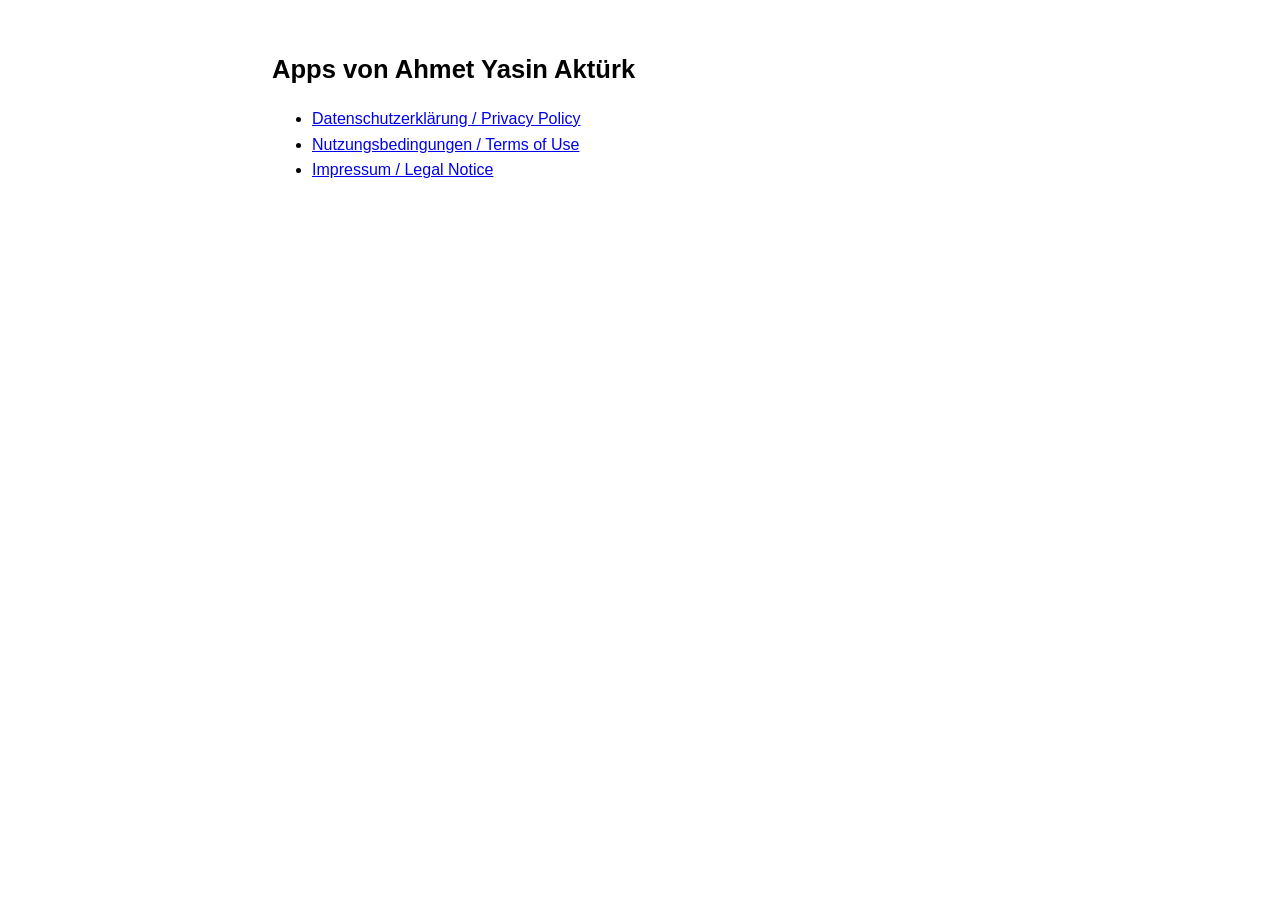
<file: index.html>
<!doctype html>
<html lang="de">
<head>
<meta charset="utf-8">
<meta name="viewport" content="width=device-width, initial-scale=1">
<title>Apps von Ahmet Yasin Aktürk</title>
<link rel="stylesheet" href="style.css">
</head>
<body>
<h1>Apps von Ahmet Yasin Aktürk</h1>
<ul>
  <li><a href="datenschutz/index.html">Datenschutzerklärung / Privacy Policy</a></li>
  <li><a href="nutzungsbedingungen/index.html">Nutzungsbedingungen / Terms of Use</a></li>
  <li><a href="impressum/index.html">Impressum / Legal Notice</a></li>
</ul>
</body>
</html>
</file>
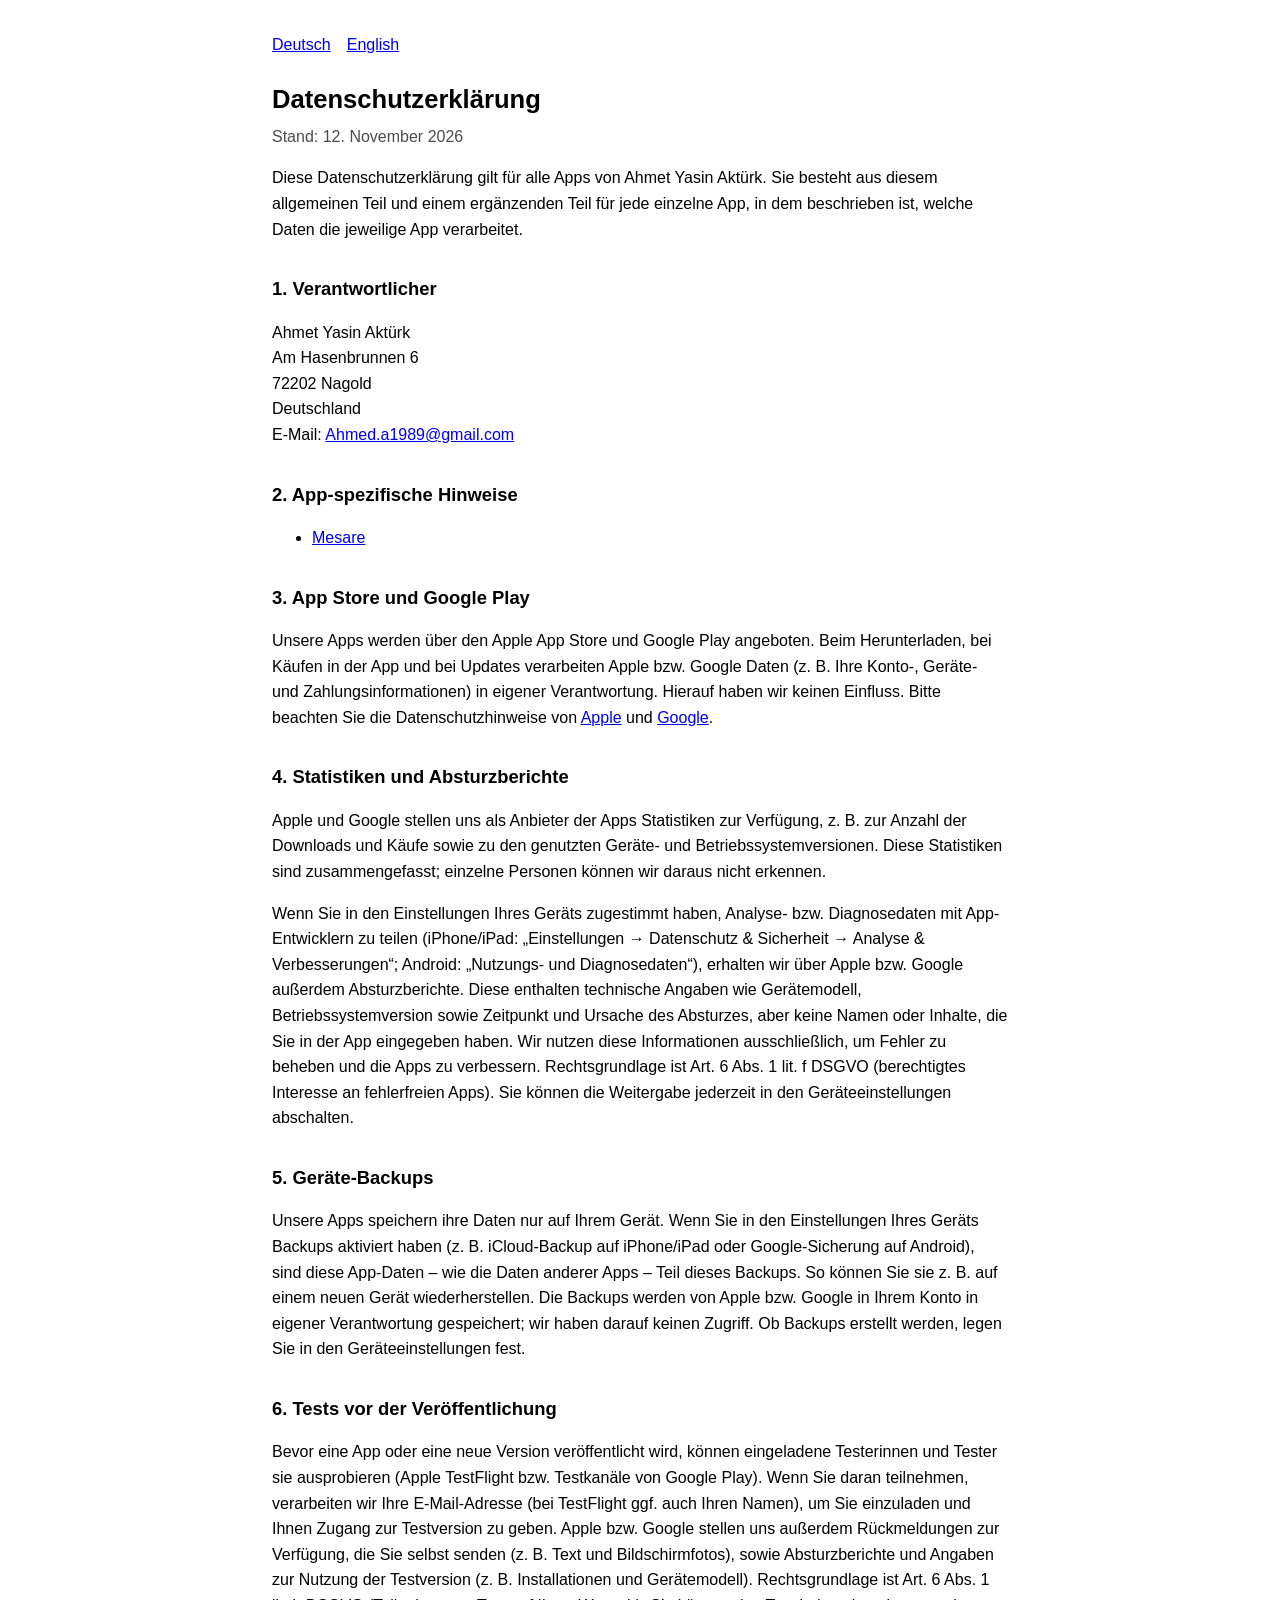
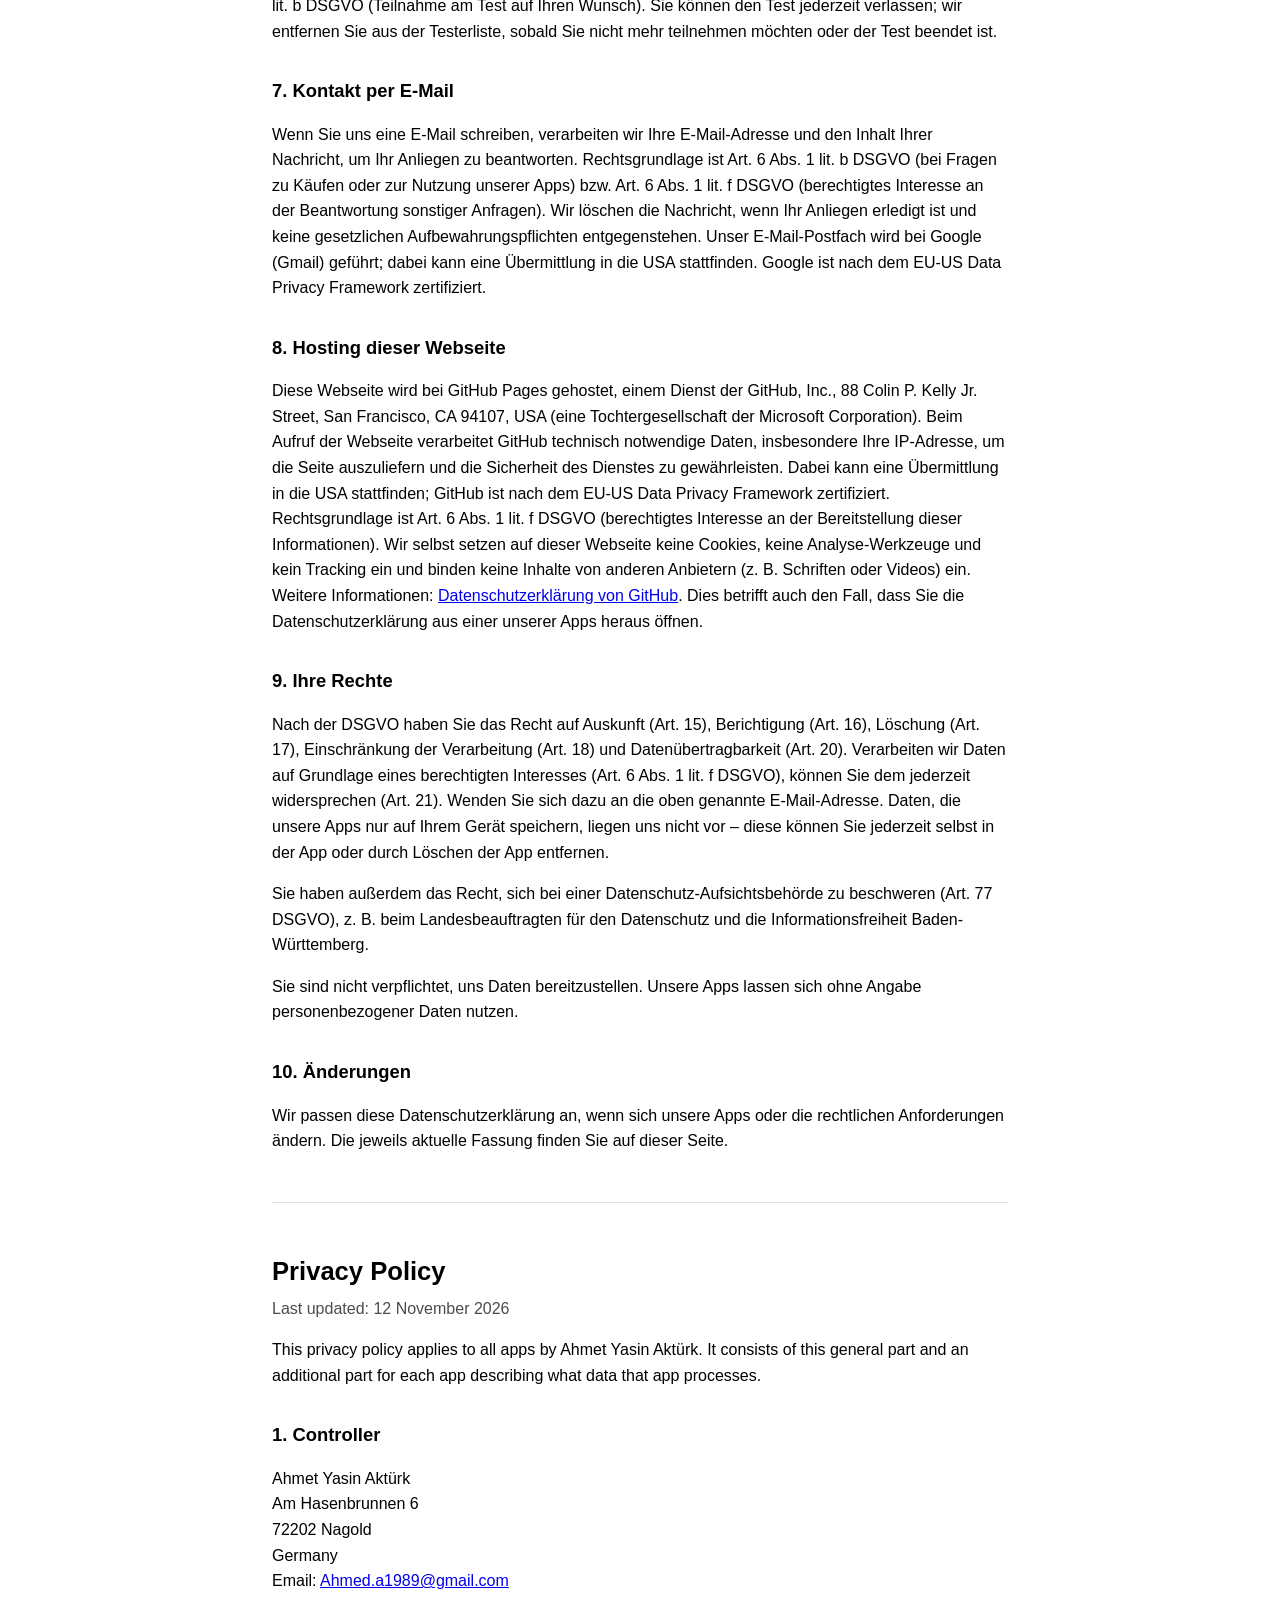
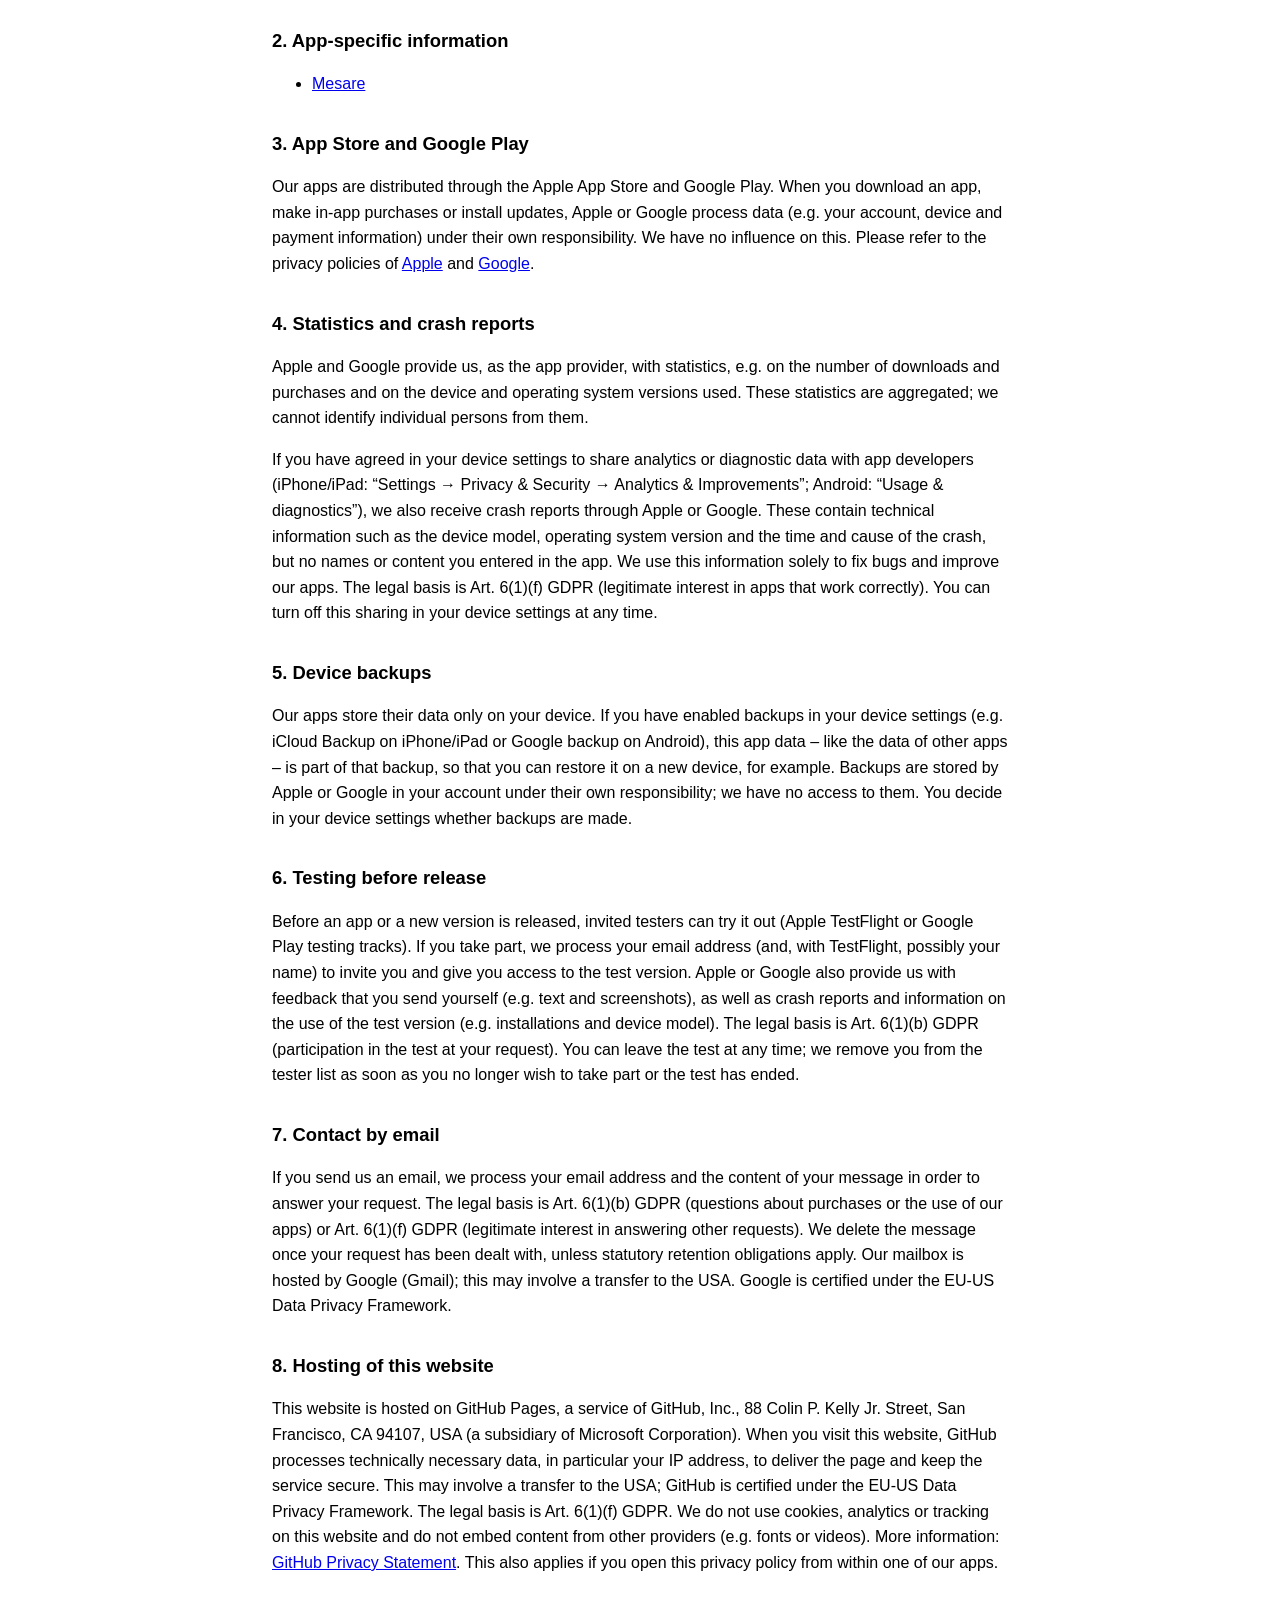
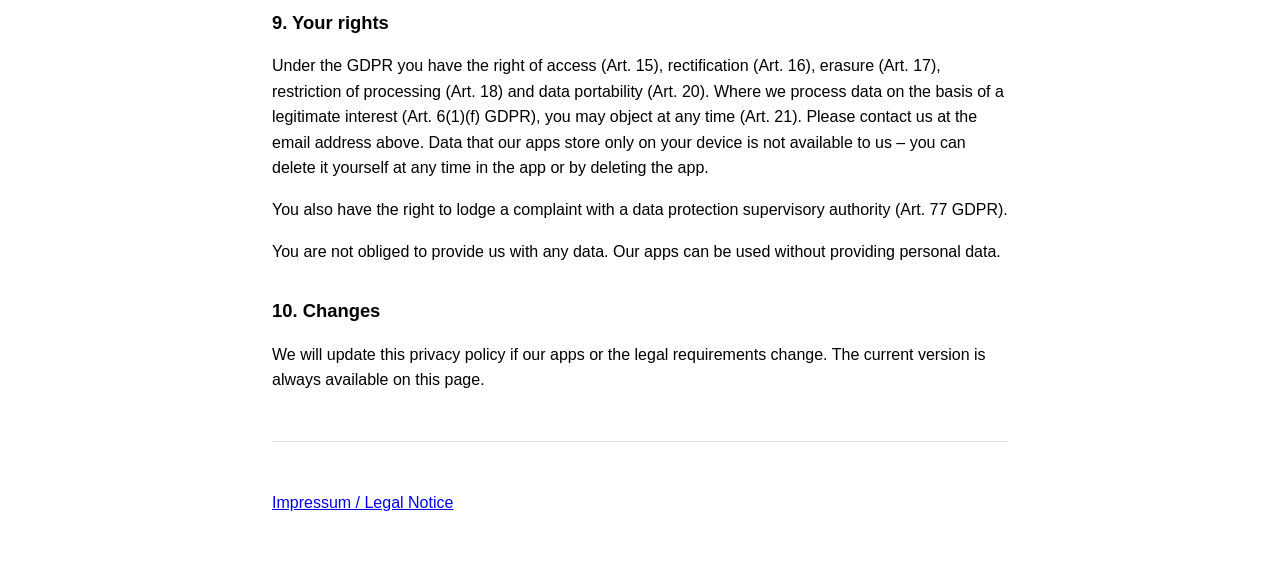
<file: datenschutz/index.html>
<!doctype html>
<html lang="de">
<head>
<meta charset="utf-8">
<meta name="viewport" content="width=device-width, initial-scale=1">
<title>Datenschutzerklärung / Privacy Policy</title>
<link rel="stylesheet" href="../style.css">
</head>
<body>
<nav><a href="#de">Deutsch</a><a href="#en">English</a></nav>

<section id="de">
<h1>Datenschutzerklärung</h1>
<p class="stand">Stand: 12. November 2026</p>
<p>Diese Datenschutzerklärung gilt für alle Apps von Ahmet Yasin Aktürk. Sie besteht aus diesem allgemeinen Teil und einem ergänzenden Teil für jede einzelne App, in dem beschrieben ist, welche Daten die jeweilige App verarbeitet.</p>

<h2>1. Verantwortlicher</h2>
<p>
Ahmet Yasin Aktürk<br>
Am Hasenbrunnen 6<br>
72202 Nagold<br>
Deutschland<br>
E-Mail: <a href="mailto:Ahmed.a1989@gmail.com">Ahmed.a1989@gmail.com</a>
</p>

<h2>2. App-spezifische Hinweise</h2>
<ul>
  <li><a href="mesare/index.html">Mesare</a></li>
</ul>

<h2>3. App Store und Google Play</h2>
<p>Unsere Apps werden über den Apple App Store und Google Play angeboten. Beim Herunterladen, bei Käufen in der App und bei Updates verarbeiten Apple bzw. Google Daten (z. B. Ihre Konto-, Geräte- und Zahlungsinformationen) in eigener Verantwortung. Hierauf haben wir keinen Einfluss. Bitte beachten Sie die Datenschutzhinweise von <a href="https://www.apple.com/de/legal/privacy/">Apple</a> und <a href="https://policies.google.com/privacy?hl=de">Google</a>.</p>

<h2>4. Statistiken und Absturzberichte</h2>
<p>Apple und Google stellen uns als Anbieter der Apps Statistiken zur Verfügung, z. B. zur Anzahl der Downloads und Käufe sowie zu den genutzten Geräte- und Betriebssystemversionen. Diese Statistiken sind zusammengefasst; einzelne Personen können wir daraus nicht erkennen.</p>
<p>Wenn Sie in den Einstellungen Ihres Geräts zugestimmt haben, Analyse- bzw. Diagnosedaten mit App-Entwicklern zu teilen (iPhone/iPad: „Einstellungen → Datenschutz &amp; Sicherheit → Analyse &amp; Verbesserungen“; Android: „Nutzungs- und Diagnosedaten“), erhalten wir über Apple bzw. Google außerdem Absturzberichte. Diese enthalten technische Angaben wie Gerätemodell, Betriebssystemversion sowie Zeitpunkt und Ursache des Absturzes, aber keine Namen oder Inhalte, die Sie in der App eingegeben haben. Wir nutzen diese Informationen ausschließlich, um Fehler zu beheben und die Apps zu verbessern. Rechtsgrundlage ist Art. 6 Abs. 1 lit. f DSGVO (berechtigtes Interesse an fehlerfreien Apps). Sie können die Weitergabe jederzeit in den Geräteeinstellungen abschalten.</p>

<h2>5. Geräte-Backups</h2>
<p>Unsere Apps speichern ihre Daten nur auf Ihrem Gerät. Wenn Sie in den Einstellungen Ihres Geräts Backups aktiviert haben (z. B. iCloud-Backup auf iPhone/iPad oder Google-Sicherung auf Android), sind diese App-Daten – wie die Daten anderer Apps – Teil dieses Backups. So können Sie sie z. B. auf einem neuen Gerät wiederherstellen. Die Backups werden von Apple bzw. Google in Ihrem Konto in eigener Verantwortung gespeichert; wir haben darauf keinen Zugriff. Ob Backups erstellt werden, legen Sie in den Geräteeinstellungen fest.</p>

<h2>6. Tests vor der Veröffentlichung</h2>
<p>Bevor eine App oder eine neue Version veröffentlicht wird, können eingeladene Testerinnen und Tester sie ausprobieren (Apple TestFlight bzw. Testkanäle von Google Play). Wenn Sie daran teilnehmen, verarbeiten wir Ihre E-Mail-Adresse (bei TestFlight ggf. auch Ihren Namen), um Sie einzuladen und Ihnen Zugang zur Testversion zu geben. Apple bzw. Google stellen uns außerdem Rückmeldungen zur Verfügung, die Sie selbst senden (z. B. Text und Bildschirmfotos), sowie Absturzberichte und Angaben zur Nutzung der Testversion (z. B. Installationen und Gerätemodell). Rechtsgrundlage ist Art. 6 Abs. 1 lit. b DSGVO (Teilnahme am Test auf Ihren Wunsch). Sie können den Test jederzeit verlassen; wir entfernen Sie aus der Testerliste, sobald Sie nicht mehr teilnehmen möchten oder der Test beendet ist.</p>

<h2>7. Kontakt per E-Mail</h2>
<p>Wenn Sie uns eine E-Mail schreiben, verarbeiten wir Ihre E-Mail-Adresse und den Inhalt Ihrer Nachricht, um Ihr Anliegen zu beantworten. Rechtsgrundlage ist Art. 6 Abs. 1 lit. b DSGVO (bei Fragen zu Käufen oder zur Nutzung unserer Apps) bzw. Art. 6 Abs. 1 lit. f DSGVO (berechtigtes Interesse an der Beantwortung sonstiger Anfragen). Wir löschen die Nachricht, wenn Ihr Anliegen erledigt ist und keine gesetzlichen Aufbewahrungspflichten entgegenstehen. Unser E-Mail-Postfach wird bei Google (Gmail) geführt; dabei kann eine Übermittlung in die USA stattfinden. Google ist nach dem EU-US Data Privacy Framework zertifiziert.</p>

<h2>8. Hosting dieser Webseite</h2>
<p>Diese Webseite wird bei GitHub Pages gehostet, einem Dienst der GitHub, Inc., 88 Colin P. Kelly Jr. Street, San Francisco, CA 94107, USA (eine Tochtergesellschaft der Microsoft Corporation). Beim Aufruf der Webseite verarbeitet GitHub technisch notwendige Daten, insbesondere Ihre IP-Adresse, um die Seite auszuliefern und die Sicherheit des Dienstes zu gewährleisten. Dabei kann eine Übermittlung in die USA stattfinden; GitHub ist nach dem EU-US Data Privacy Framework zertifiziert. Rechtsgrundlage ist Art. 6 Abs. 1 lit. f DSGVO (berechtigtes Interesse an der Bereitstellung dieser Informationen). Wir selbst setzen auf dieser Webseite keine Cookies, keine Analyse-Werkzeuge und kein Tracking ein und binden keine Inhalte von anderen Anbietern (z. B. Schriften oder Videos) ein. Weitere Informationen: <a href="https://docs.github.com/de/site-policy/privacy-policies/github-general-privacy-statement">Datenschutzerklärung von GitHub</a>. Dies betrifft auch den Fall, dass Sie die Datenschutzerklärung aus einer unserer Apps heraus öffnen.</p>

<h2>9. Ihre Rechte</h2>
<p>Nach der DSGVO haben Sie das Recht auf Auskunft (Art. 15), Berichtigung (Art. 16), Löschung (Art. 17), Einschränkung der Verarbeitung (Art. 18) und Datenübertragbarkeit (Art. 20). Verarbeiten wir Daten auf Grundlage eines berechtigten Interesses (Art. 6 Abs. 1 lit. f DSGVO), können Sie dem jederzeit widersprechen (Art. 21). Wenden Sie sich dazu an die oben genannte E-Mail-Adresse. Daten, die unsere Apps nur auf Ihrem Gerät speichern, liegen uns nicht vor – diese können Sie jederzeit selbst in der App oder durch Löschen der App entfernen.</p>
<p>Sie haben außerdem das Recht, sich bei einer Datenschutz-Aufsichtsbehörde zu beschweren (Art. 77 DSGVO), z. B. beim Landesbeauftragten für den Datenschutz und die Informationsfreiheit Baden-Württemberg.</p>
<p>Sie sind nicht verpflichtet, uns Daten bereitzustellen. Unsere Apps lassen sich ohne Angabe personenbezogener Daten nutzen.</p>

<h2>10. Änderungen</h2>
<p>Wir passen diese Datenschutzerklärung an, wenn sich unsere Apps oder die rechtlichen Anforderungen ändern. Die jeweils aktuelle Fassung finden Sie auf dieser Seite.</p>
</section>

<hr>

<section id="en" lang="en">
<h1>Privacy Policy</h1>
<p class="stand">Last updated: 12 November 2026</p>
<p>This privacy policy applies to all apps by Ahmet Yasin Aktürk. It consists of this general part and an additional part for each app describing what data that app processes.</p>

<h2>1. Controller</h2>
<p>
Ahmet Yasin Aktürk<br>
Am Hasenbrunnen 6<br>
72202 Nagold<br>
Germany<br>
Email: <a href="mailto:Ahmed.a1989@gmail.com">Ahmed.a1989@gmail.com</a>
</p>

<h2>2. App-specific information</h2>
<ul>
  <li><a href="mesare/index.html#en">Mesare</a></li>
</ul>

<h2>3. App Store and Google Play</h2>
<p>Our apps are distributed through the Apple App Store and Google Play. When you download an app, make in-app purchases or install updates, Apple or Google process data (e.g. your account, device and payment information) under their own responsibility. We have no influence on this. Please refer to the privacy policies of <a href="https://www.apple.com/legal/privacy/">Apple</a> and <a href="https://policies.google.com/privacy">Google</a>.</p>

<h2>4. Statistics and crash reports</h2>
<p>Apple and Google provide us, as the app provider, with statistics, e.g. on the number of downloads and purchases and on the device and operating system versions used. These statistics are aggregated; we cannot identify individual persons from them.</p>
<p>If you have agreed in your device settings to share analytics or diagnostic data with app developers (iPhone/iPad: “Settings → Privacy &amp; Security → Analytics &amp; Improvements”; Android: “Usage &amp; diagnostics”), we also receive crash reports through Apple or Google. These contain technical information such as the device model, operating system version and the time and cause of the crash, but no names or content you entered in the app. We use this information solely to fix bugs and improve our apps. The legal basis is Art. 6(1)(f) GDPR (legitimate interest in apps that work correctly). You can turn off this sharing in your device settings at any time.</p>

<h2>5. Device backups</h2>
<p>Our apps store their data only on your device. If you have enabled backups in your device settings (e.g. iCloud Backup on iPhone/iPad or Google backup on Android), this app data – like the data of other apps – is part of that backup, so that you can restore it on a new device, for example. Backups are stored by Apple or Google in your account under their own responsibility; we have no access to them. You decide in your device settings whether backups are made.</p>

<h2>6. Testing before release</h2>
<p>Before an app or a new version is released, invited testers can try it out (Apple TestFlight or Google Play testing tracks). If you take part, we process your email address (and, with TestFlight, possibly your name) to invite you and give you access to the test version. Apple or Google also provide us with feedback that you send yourself (e.g. text and screenshots), as well as crash reports and information on the use of the test version (e.g. installations and device model). The legal basis is Art. 6(1)(b) GDPR (participation in the test at your request). You can leave the test at any time; we remove you from the tester list as soon as you no longer wish to take part or the test has ended.</p>

<h2>7. Contact by email</h2>
<p>If you send us an email, we process your email address and the content of your message in order to answer your request. The legal basis is Art. 6(1)(b) GDPR (questions about purchases or the use of our apps) or Art. 6(1)(f) GDPR (legitimate interest in answering other requests). We delete the message once your request has been dealt with, unless statutory retention obligations apply. Our mailbox is hosted by Google (Gmail); this may involve a transfer to the USA. Google is certified under the EU-US Data Privacy Framework.</p>

<h2>8. Hosting of this website</h2>
<p>This website is hosted on GitHub Pages, a service of GitHub, Inc., 88 Colin P. Kelly Jr. Street, San Francisco, CA 94107, USA (a subsidiary of Microsoft Corporation). When you visit this website, GitHub processes technically necessary data, in particular your IP address, to deliver the page and keep the service secure. This may involve a transfer to the USA; GitHub is certified under the EU-US Data Privacy Framework. The legal basis is Art. 6(1)(f) GDPR. We do not use cookies, analytics or tracking on this website and do not embed content from other providers (e.g. fonts or videos). More information: <a href="https://docs.github.com/en/site-policy/privacy-policies/github-general-privacy-statement">GitHub Privacy Statement</a>. This also applies if you open this privacy policy from within one of our apps.</p>

<h2>9. Your rights</h2>
<p>Under the GDPR you have the right of access (Art. 15), rectification (Art. 16), erasure (Art. 17), restriction of processing (Art. 18) and data portability (Art. 20). Where we process data on the basis of a legitimate interest (Art. 6(1)(f) GDPR), you may object at any time (Art. 21). Please contact us at the email address above. Data that our apps store only on your device is not available to us – you can delete it yourself at any time in the app or by deleting the app.</p>
<p>You also have the right to lodge a complaint with a data protection supervisory authority (Art. 77 GDPR).</p>
<p>You are not obliged to provide us with any data. Our apps can be used without providing personal data.</p>

<h2>10. Changes</h2>
<p>We will update this privacy policy if our apps or the legal requirements change. The current version is always available on this page.</p>
</section>
<hr>
<p><a href="../impressum/index.html">Impressum / Legal Notice</a></p>
</body>
</html>
</file>
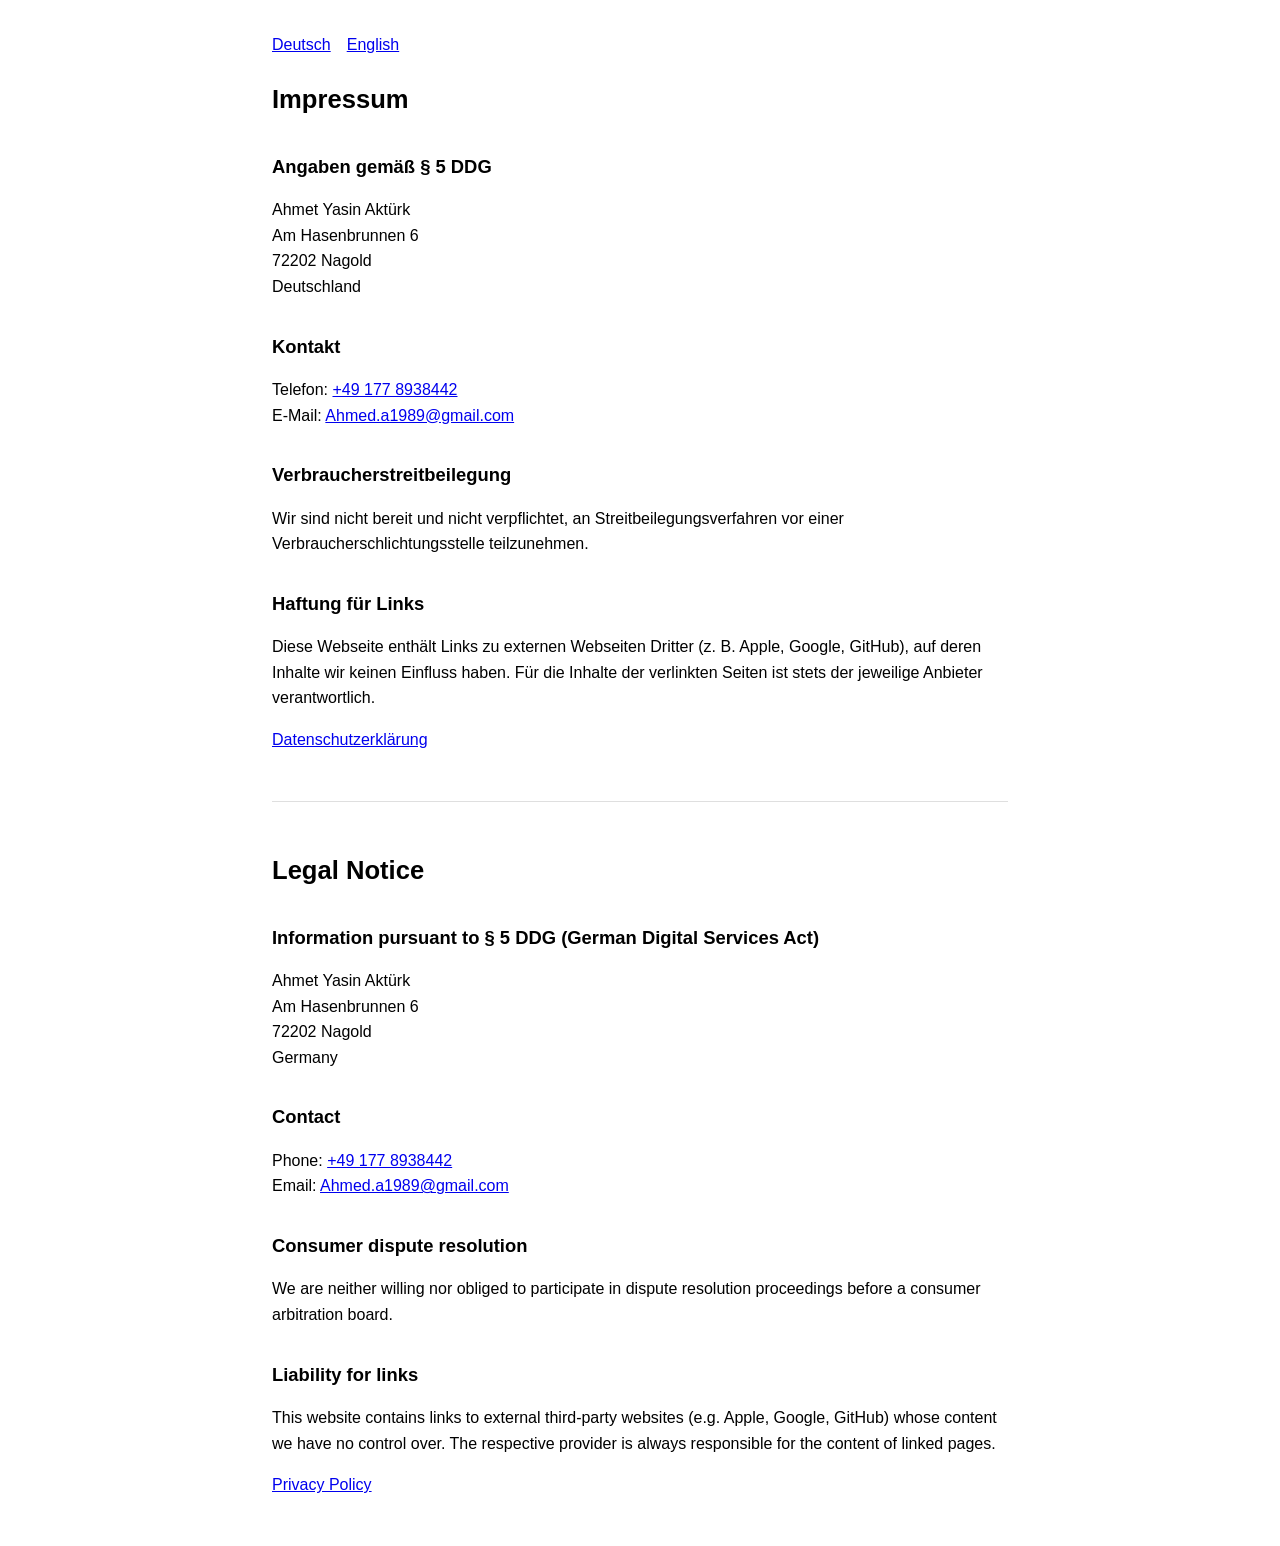
<file: impressum/index.html>
<!doctype html>
<html lang="de">
<head>
<meta charset="utf-8">
<meta name="viewport" content="width=device-width, initial-scale=1">
<title>Impressum / Legal Notice</title>
<link rel="stylesheet" href="../style.css">
</head>
<body>
<nav><a href="#de">Deutsch</a><a href="#en">English</a></nav>

<section id="de">
<h1>Impressum</h1>

<h2>Angaben gemäß § 5 DDG</h2>
<p>
Ahmet Yasin Aktürk<br>
Am Hasenbrunnen 6<br>
72202 Nagold<br>
Deutschland
</p>

<h2>Kontakt</h2>
<p>Telefon: <a href="tel:+491778938442">+49 177 8938442</a><br>
E-Mail: <a href="mailto:Ahmed.a1989@gmail.com">Ahmed.a1989@gmail.com</a></p>

<h2>Verbraucherstreitbeilegung</h2>
<p>Wir sind nicht bereit und nicht verpflichtet, an Streitbeilegungsverfahren vor einer Verbraucherschlichtungsstelle teilzunehmen.</p>

<h2>Haftung für Links</h2>
<p>Diese Webseite enthält Links zu externen Webseiten Dritter (z. B. Apple, Google, GitHub), auf deren Inhalte wir keinen Einfluss haben. Für die Inhalte der verlinkten Seiten ist stets der jeweilige Anbieter verantwortlich.</p>

<p><a href="../datenschutz/index.html">Datenschutzerklärung</a></p>
</section>

<hr>

<section id="en" lang="en">
<h1>Legal Notice</h1>

<h2>Information pursuant to § 5 DDG (German Digital Services Act)</h2>
<p>
Ahmet Yasin Aktürk<br>
Am Hasenbrunnen 6<br>
72202 Nagold<br>
Germany
</p>

<h2>Contact</h2>
<p>Phone: <a href="tel:+491778938442">+49 177 8938442</a><br>
Email: <a href="mailto:Ahmed.a1989@gmail.com">Ahmed.a1989@gmail.com</a></p>

<h2>Consumer dispute resolution</h2>
<p>We are neither willing nor obliged to participate in dispute resolution proceedings before a consumer arbitration board.</p>

<h2>Liability for links</h2>
<p>This website contains links to external third-party websites (e.g. Apple, Google, GitHub) whose content we have no control over. The respective provider is always responsible for the content of linked pages.</p>

<p><a href="../datenschutz/index.html#en">Privacy Policy</a></p>
</section>
</body>
</html>
</file>
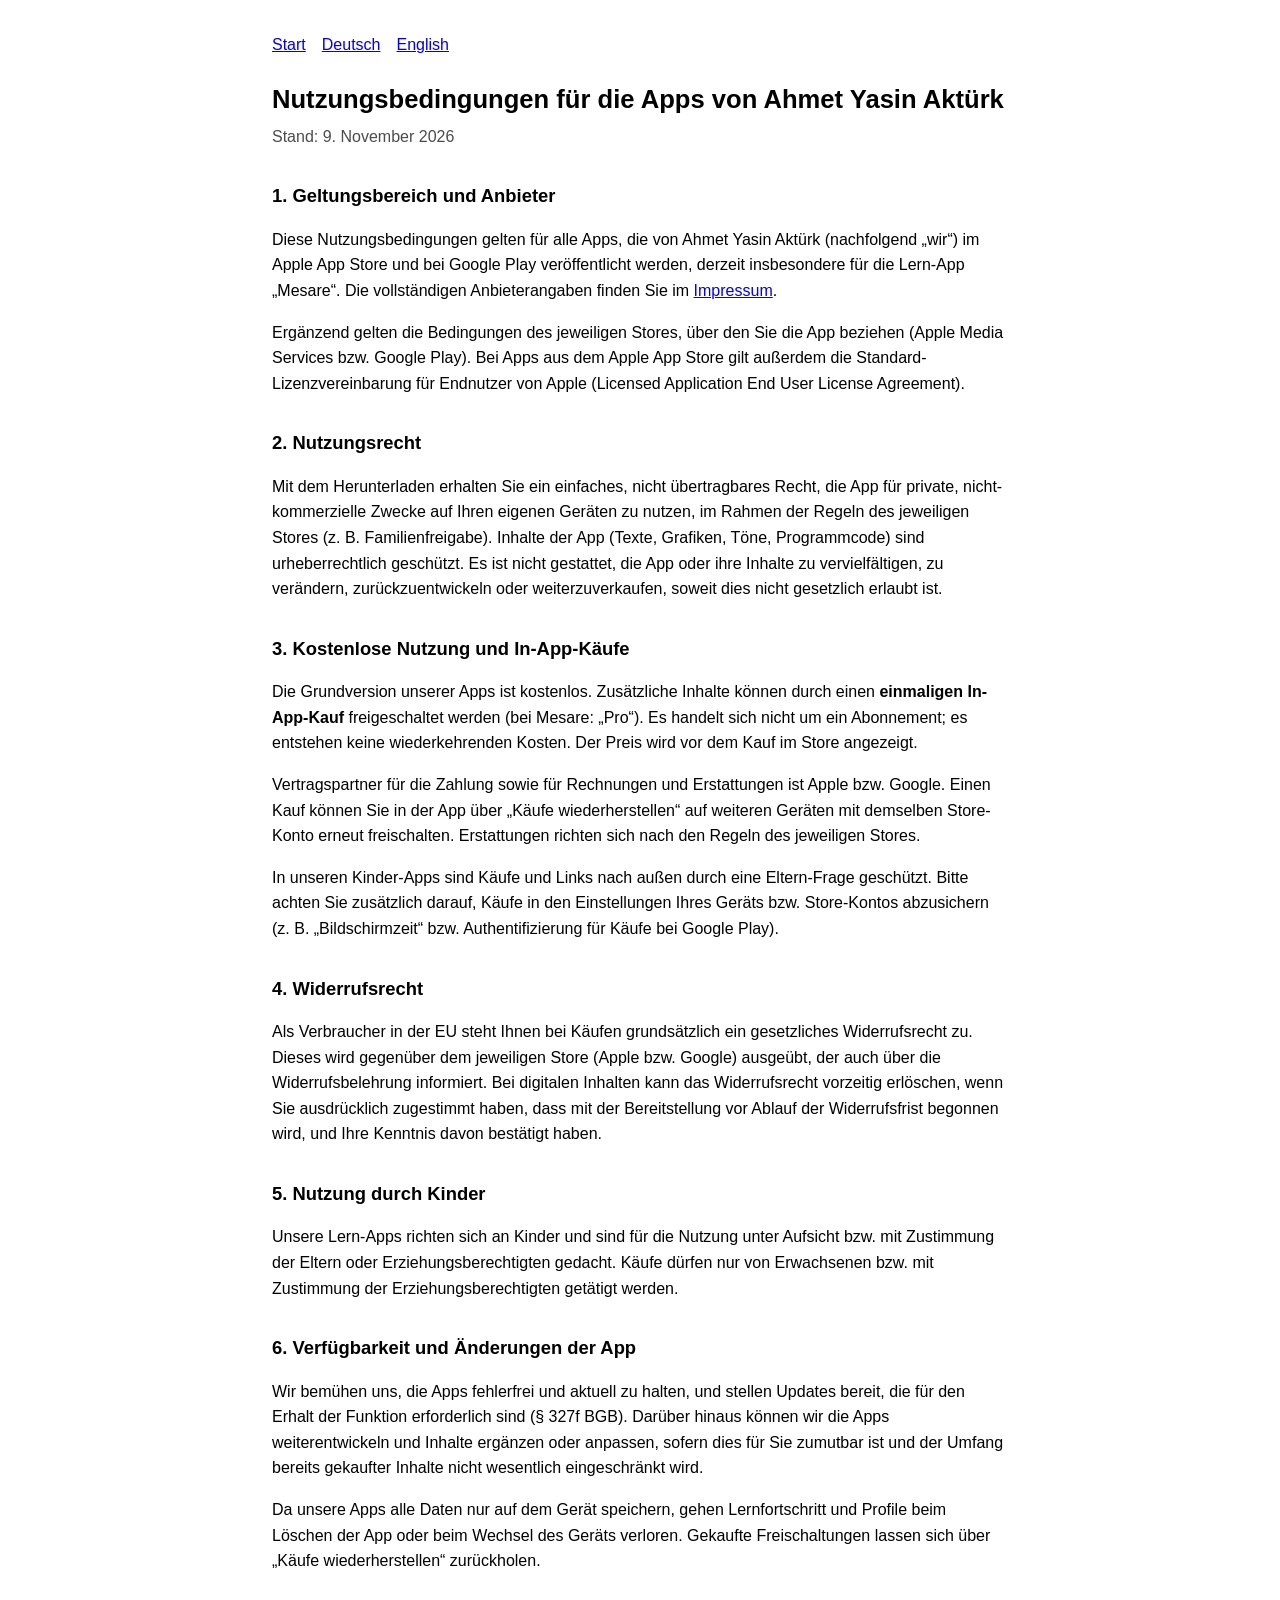
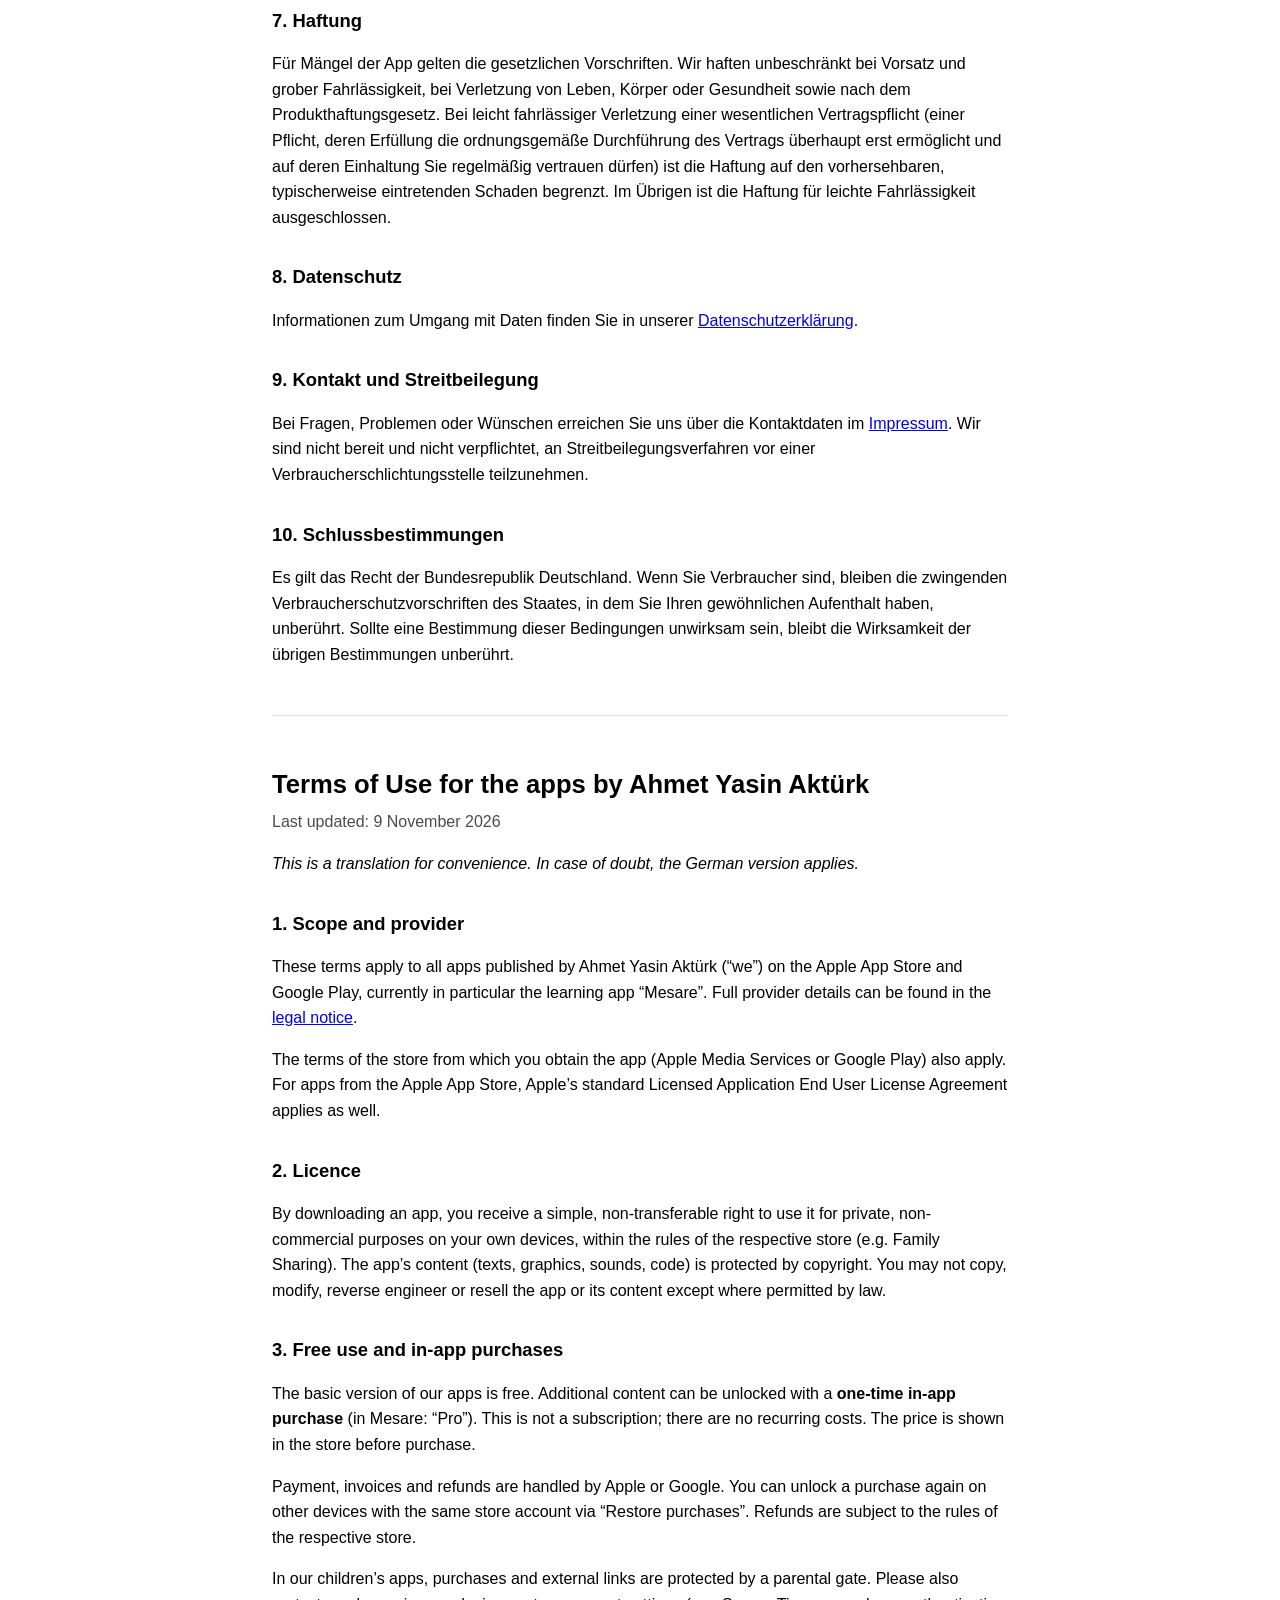
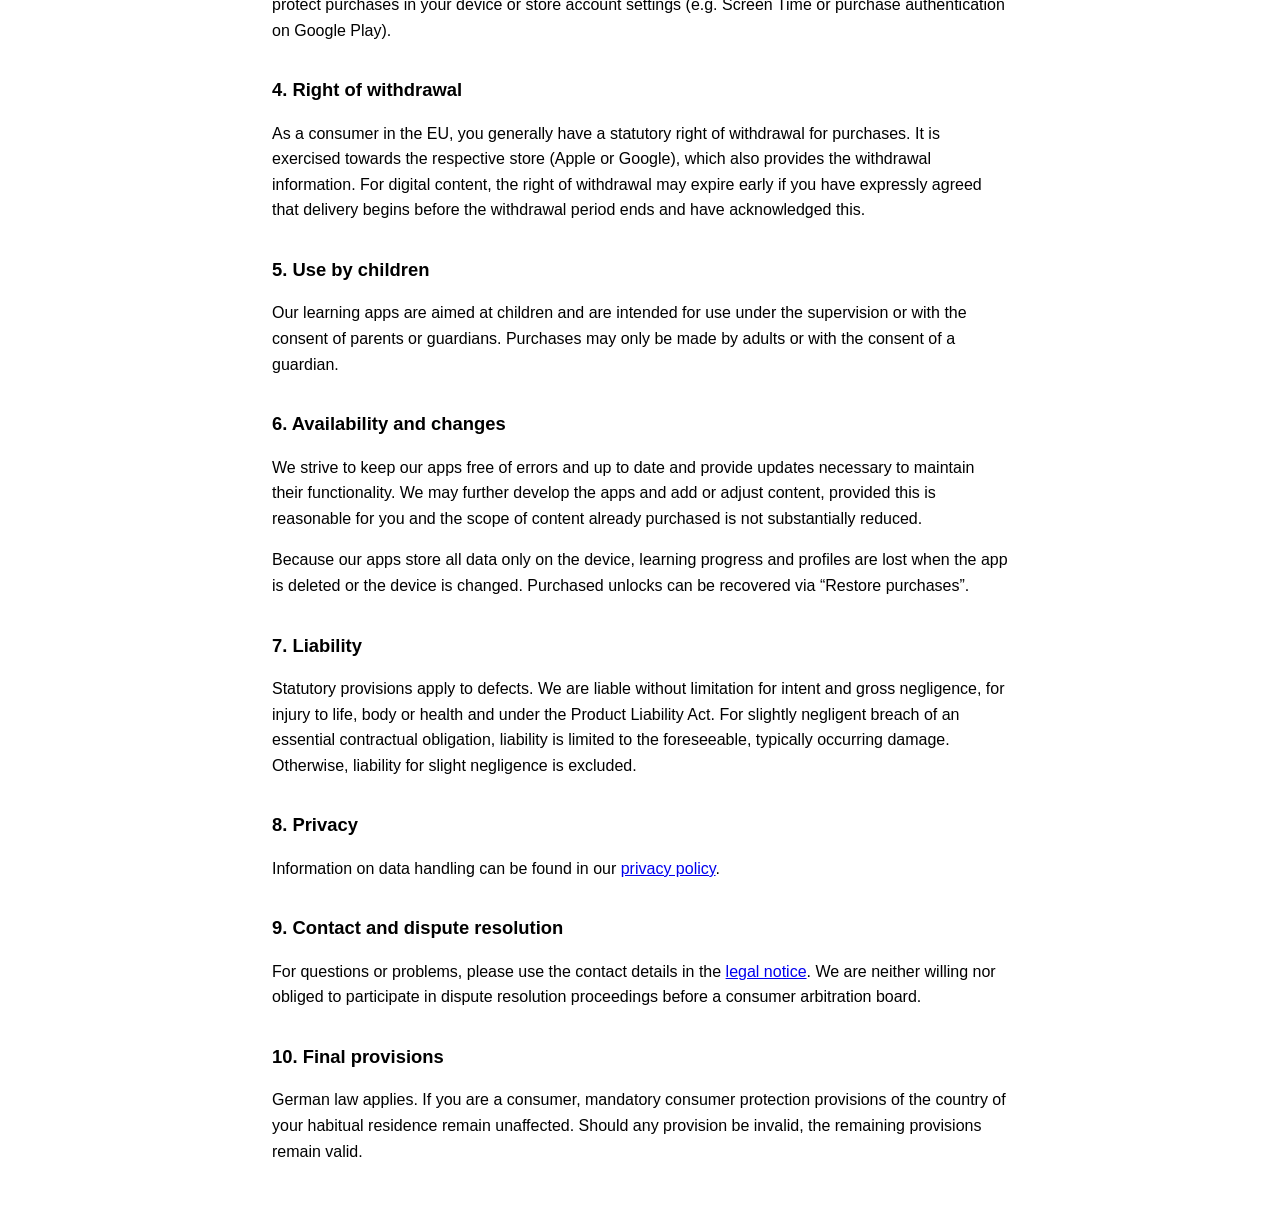
<file: nutzungsbedingungen/index.html>
<!doctype html>
<html lang="de">
<head>
<meta charset="utf-8">
<meta name="viewport" content="width=device-width, initial-scale=1">
<title>Nutzungsbedingungen / Terms of Use</title>
<link rel="stylesheet" href="../style.css">
</head>
<body>
<nav><a href="../index.html">Start</a><a href="#de">Deutsch</a><a href="#en">English</a></nav>

<section id="de">
<h1>Nutzungsbedingungen für die Apps von Ahmet Yasin Aktürk</h1>
<p class="stand">Stand: 9. November 2026</p>

<h2>1. Geltungsbereich und Anbieter</h2>
<p>Diese Nutzungsbedingungen gelten für alle Apps, die von Ahmet Yasin Aktürk (nachfolgend „wir“) im Apple App Store und bei Google Play veröffentlicht werden, derzeit insbesondere für die Lern-App „Mesare“. Die vollständigen Anbieterangaben finden Sie im <a href="../impressum/index.html">Impressum</a>.</p>
<p>Ergänzend gelten die Bedingungen des jeweiligen Stores, über den Sie die App beziehen (Apple Media Services bzw. Google Play). Bei Apps aus dem Apple App Store gilt außerdem die Standard-Lizenzvereinbarung für Endnutzer von Apple (Licensed Application End User License Agreement).</p>

<h2>2. Nutzungsrecht</h2>
<p>Mit dem Herunterladen erhalten Sie ein einfaches, nicht übertragbares Recht, die App für private, nicht-kommerzielle Zwecke auf Ihren eigenen Geräten zu nutzen, im Rahmen der Regeln des jeweiligen Stores (z. B. Familienfreigabe). Inhalte der App (Texte, Grafiken, Töne, Programmcode) sind urheberrechtlich geschützt. Es ist nicht gestattet, die App oder ihre Inhalte zu vervielfältigen, zu verändern, zurückzuentwickeln oder weiterzuverkaufen, soweit dies nicht gesetzlich erlaubt ist.</p>

<h2>3. Kostenlose Nutzung und In-App-Käufe</h2>
<p>Die Grundversion unserer Apps ist kostenlos. Zusätzliche Inhalte können durch einen <strong>einmaligen In-App-Kauf</strong> freigeschaltet werden (bei Mesare: „Pro“). Es handelt sich nicht um ein Abonnement; es entstehen keine wiederkehrenden Kosten. Der Preis wird vor dem Kauf im Store angezeigt.</p>
<p>Vertragspartner für die Zahlung sowie für Rechnungen und Erstattungen ist Apple bzw. Google. Einen Kauf können Sie in der App über „Käufe wiederherstellen“ auf weiteren Geräten mit demselben Store-Konto erneut freischalten. Erstattungen richten sich nach den Regeln des jeweiligen Stores.</p>
<p>In unseren Kinder-Apps sind Käufe und Links nach außen durch eine Eltern-Frage geschützt. Bitte achten Sie zusätzlich darauf, Käufe in den Einstellungen Ihres Geräts bzw. Store-Kontos abzusichern (z. B. „Bildschirmzeit“ bzw. Authentifizierung für Käufe bei Google Play).</p>

<h2>4. Widerrufsrecht</h2>
<p>Als Verbraucher in der EU steht Ihnen bei Käufen grundsätzlich ein gesetzliches Widerrufsrecht zu. Dieses wird gegenüber dem jeweiligen Store (Apple bzw. Google) ausgeübt, der auch über die Widerrufsbelehrung informiert. Bei digitalen Inhalten kann das Widerrufsrecht vorzeitig erlöschen, wenn Sie ausdrücklich zugestimmt haben, dass mit der Bereitstellung vor Ablauf der Widerrufsfrist begonnen wird, und Ihre Kenntnis davon bestätigt haben.</p>

<h2>5. Nutzung durch Kinder</h2>
<p>Unsere Lern-Apps richten sich an Kinder und sind für die Nutzung unter Aufsicht bzw. mit Zustimmung der Eltern oder Erziehungsberechtigten gedacht. Käufe dürfen nur von Erwachsenen bzw. mit Zustimmung der Erziehungsberechtigten getätigt werden.</p>

<h2>6. Verfügbarkeit und Änderungen der App</h2>
<p>Wir bemühen uns, die Apps fehlerfrei und aktuell zu halten, und stellen Updates bereit, die für den Erhalt der Funktion erforderlich sind (§ 327f BGB). Darüber hinaus können wir die Apps weiterentwickeln und Inhalte ergänzen oder anpassen, sofern dies für Sie zumutbar ist und der Umfang bereits gekaufter Inhalte nicht wesentlich eingeschränkt wird.</p>
<p>Da unsere Apps alle Daten nur auf dem Gerät speichern, gehen Lernfortschritt und Profile beim Löschen der App oder beim Wechsel des Geräts verloren. Gekaufte Freischaltungen lassen sich über „Käufe wiederherstellen“ zurückholen.</p>

<h2>7. Haftung</h2>
<p>Für Mängel der App gelten die gesetzlichen Vorschriften. Wir haften unbeschränkt bei Vorsatz und grober Fahrlässigkeit, bei Verletzung von Leben, Körper oder Gesundheit sowie nach dem Produkthaftungsgesetz. Bei leicht fahrlässiger Verletzung einer wesentlichen Vertragspflicht (einer Pflicht, deren Erfüllung die ordnungsgemäße Durchführung des Vertrags überhaupt erst ermöglicht und auf deren Einhaltung Sie regelmäßig vertrauen dürfen) ist die Haftung auf den vorhersehbaren, typischerweise eintretenden Schaden begrenzt. Im Übrigen ist die Haftung für leichte Fahrlässigkeit ausgeschlossen.</p>

<h2>8. Datenschutz</h2>
<p>Informationen zum Umgang mit Daten finden Sie in unserer <a href="../datenschutz/index.html">Datenschutzerklärung</a>.</p>

<h2>9. Kontakt und Streitbeilegung</h2>
<p>Bei Fragen, Problemen oder Wünschen erreichen Sie uns über die Kontaktdaten im <a href="../impressum/index.html">Impressum</a>. Wir sind nicht bereit und nicht verpflichtet, an Streitbeilegungsverfahren vor einer Verbraucherschlichtungsstelle teilzunehmen.</p>

<h2>10. Schlussbestimmungen</h2>
<p>Es gilt das Recht der Bundesrepublik Deutschland. Wenn Sie Verbraucher sind, bleiben die zwingenden Verbraucherschutzvorschriften des Staates, in dem Sie Ihren gewöhnlichen Aufenthalt haben, unberührt. Sollte eine Bestimmung dieser Bedingungen unwirksam sein, bleibt die Wirksamkeit der übrigen Bestimmungen unberührt.</p>
</section>

<hr>

<section id="en" lang="en">
<h1>Terms of Use for the apps by Ahmet Yasin Aktürk</h1>
<p class="stand">Last updated: 9 November 2026</p>
<p><em>This is a translation for convenience. In case of doubt, the German version applies.</em></p>

<h2>1. Scope and provider</h2>
<p>These terms apply to all apps published by Ahmet Yasin Aktürk (“we”) on the Apple App Store and Google Play, currently in particular the learning app “Mesare”. Full provider details can be found in the <a href="../impressum/index.html">legal notice</a>.</p>
<p>The terms of the store from which you obtain the app (Apple Media Services or Google Play) also apply. For apps from the Apple App Store, Apple’s standard Licensed Application End User License Agreement applies as well.</p>

<h2>2. Licence</h2>
<p>By downloading an app, you receive a simple, non-transferable right to use it for private, non-commercial purposes on your own devices, within the rules of the respective store (e.g. Family Sharing). The app’s content (texts, graphics, sounds, code) is protected by copyright. You may not copy, modify, reverse engineer or resell the app or its content except where permitted by law.</p>

<h2>3. Free use and in-app purchases</h2>
<p>The basic version of our apps is free. Additional content can be unlocked with a <strong>one-time in-app purchase</strong> (in Mesare: “Pro”). This is not a subscription; there are no recurring costs. The price is shown in the store before purchase.</p>
<p>Payment, invoices and refunds are handled by Apple or Google. You can unlock a purchase again on other devices with the same store account via “Restore purchases”. Refunds are subject to the rules of the respective store.</p>
<p>In our children’s apps, purchases and external links are protected by a parental gate. Please also protect purchases in your device or store account settings (e.g. Screen Time or purchase authentication on Google Play).</p>

<h2>4. Right of withdrawal</h2>
<p>As a consumer in the EU, you generally have a statutory right of withdrawal for purchases. It is exercised towards the respective store (Apple or Google), which also provides the withdrawal information. For digital content, the right of withdrawal may expire early if you have expressly agreed that delivery begins before the withdrawal period ends and have acknowledged this.</p>

<h2>5. Use by children</h2>
<p>Our learning apps are aimed at children and are intended for use under the supervision or with the consent of parents or guardians. Purchases may only be made by adults or with the consent of a guardian.</p>

<h2>6. Availability and changes</h2>
<p>We strive to keep our apps free of errors and up to date and provide updates necessary to maintain their functionality. We may further develop the apps and add or adjust content, provided this is reasonable for you and the scope of content already purchased is not substantially reduced.</p>
<p>Because our apps store all data only on the device, learning progress and profiles are lost when the app is deleted or the device is changed. Purchased unlocks can be recovered via “Restore purchases”.</p>

<h2>7. Liability</h2>
<p>Statutory provisions apply to defects. We are liable without limitation for intent and gross negligence, for injury to life, body or health and under the Product Liability Act. For slightly negligent breach of an essential contractual obligation, liability is limited to the foreseeable, typically occurring damage. Otherwise, liability for slight negligence is excluded.</p>

<h2>8. Privacy</h2>
<p>Information on data handling can be found in our <a href="../datenschutz/index.html#en">privacy policy</a>.</p>

<h2>9. Contact and dispute resolution</h2>
<p>For questions or problems, please use the contact details in the <a href="../impressum/index.html">legal notice</a>. We are neither willing nor obliged to participate in dispute resolution proceedings before a consumer arbitration board.</p>

<h2>10. Final provisions</h2>
<p>German law applies. If you are a consumer, mandatory consumer protection provisions of the country of your habitual residence remain unaffected. Should any provision be invalid, the remaining provisions remain valid.</p>
</section>
</body>
</html>
</file>
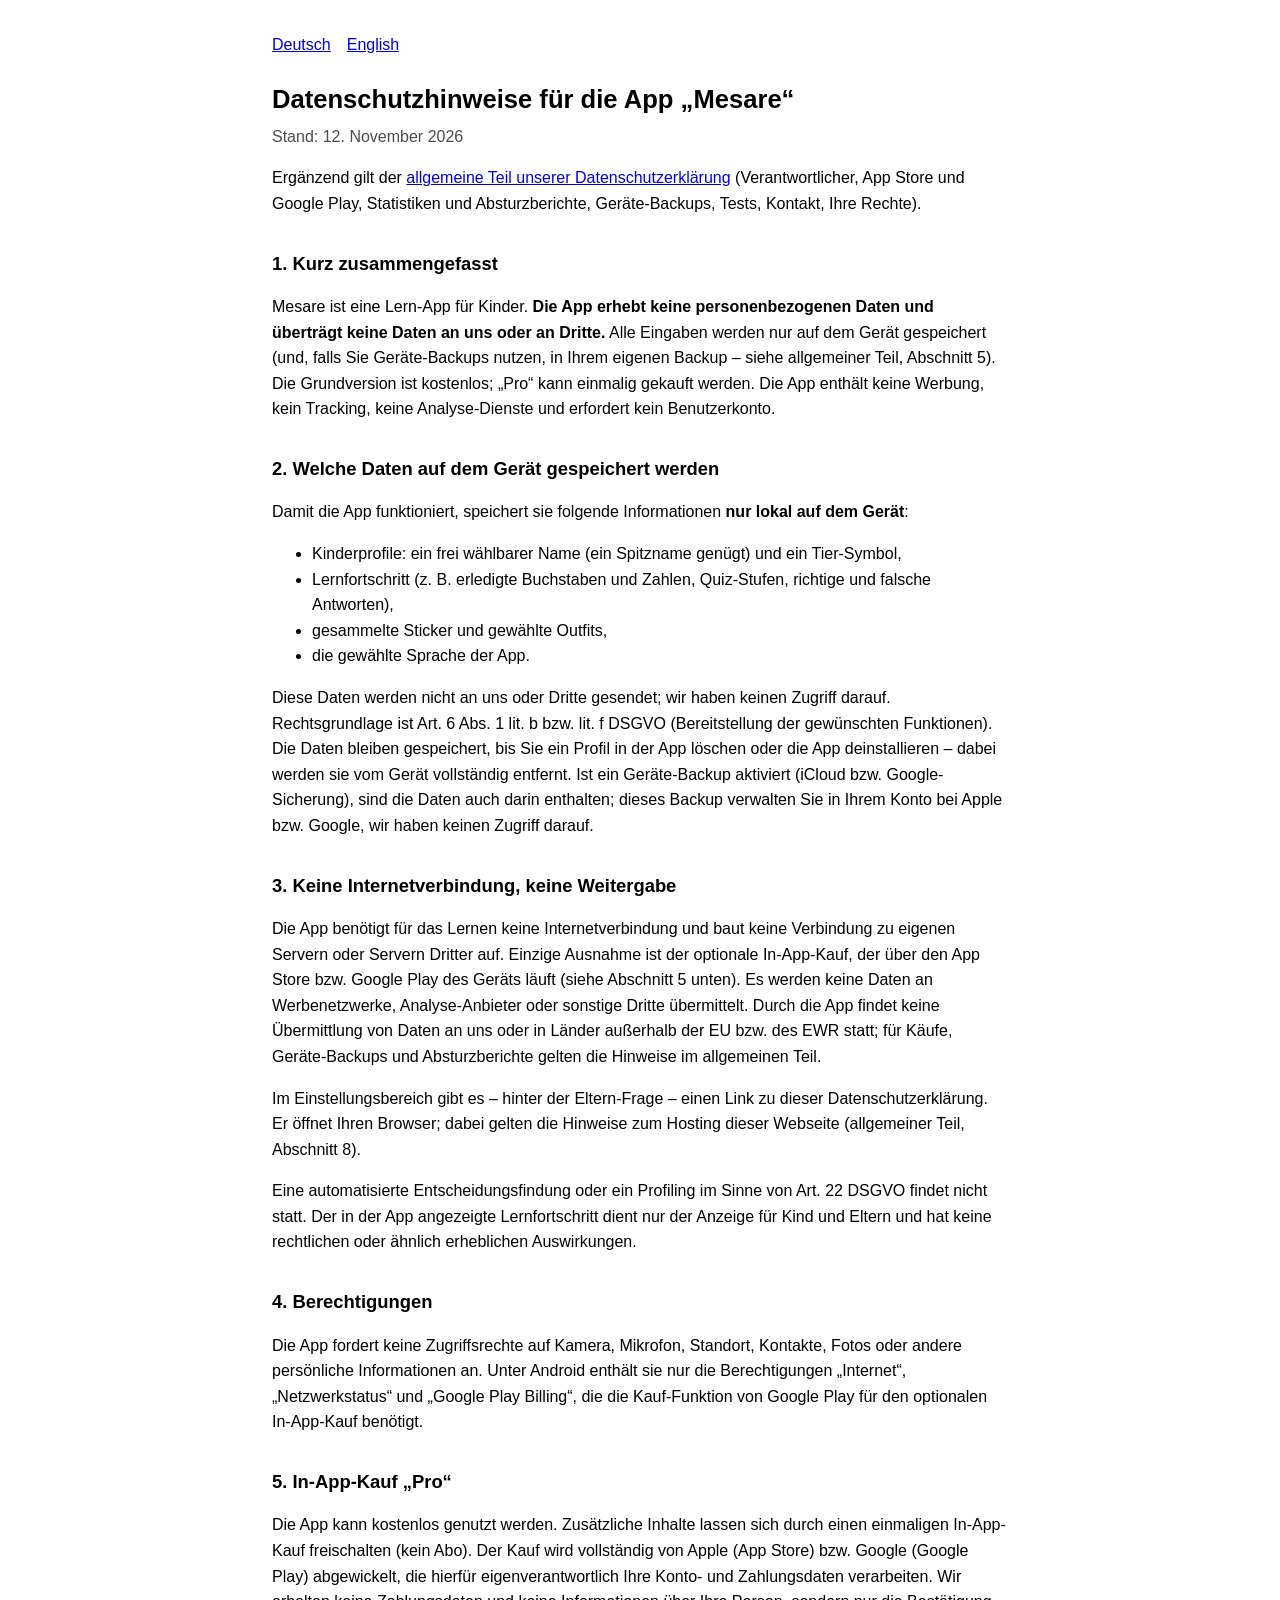
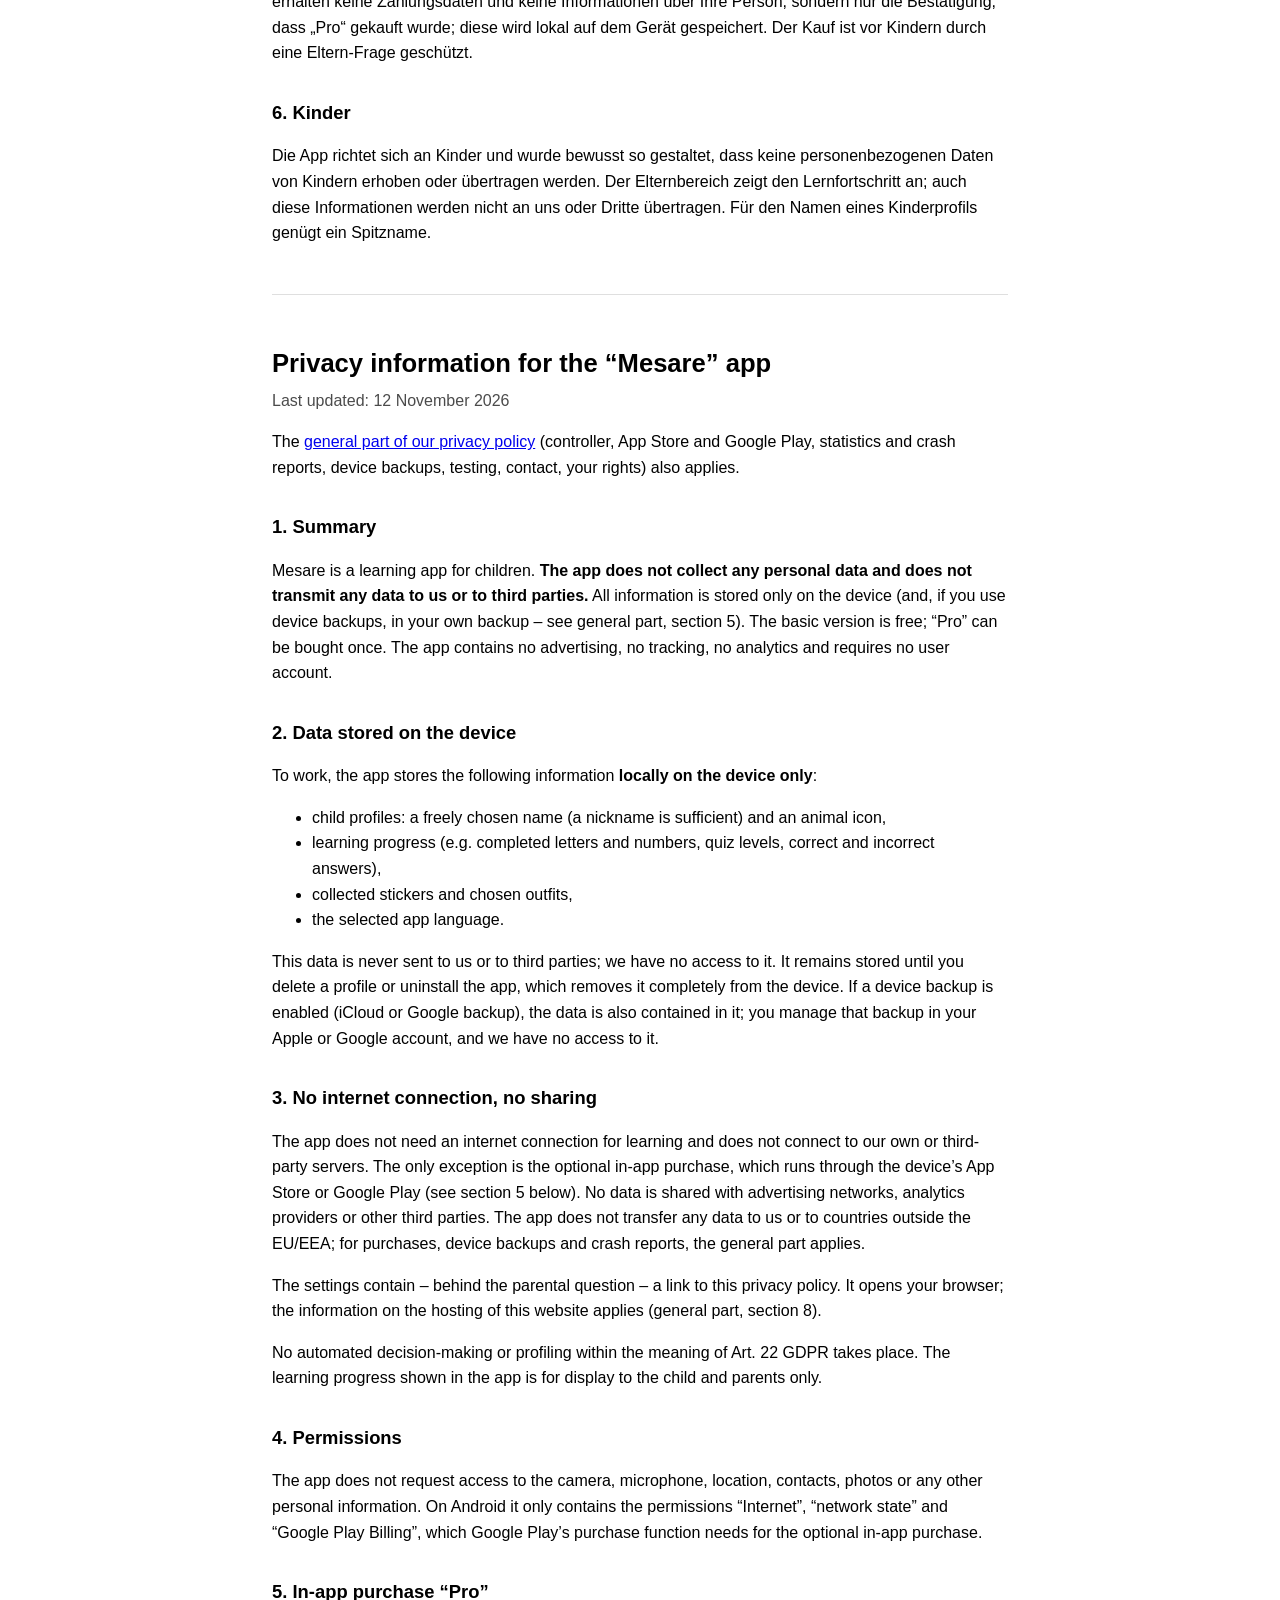
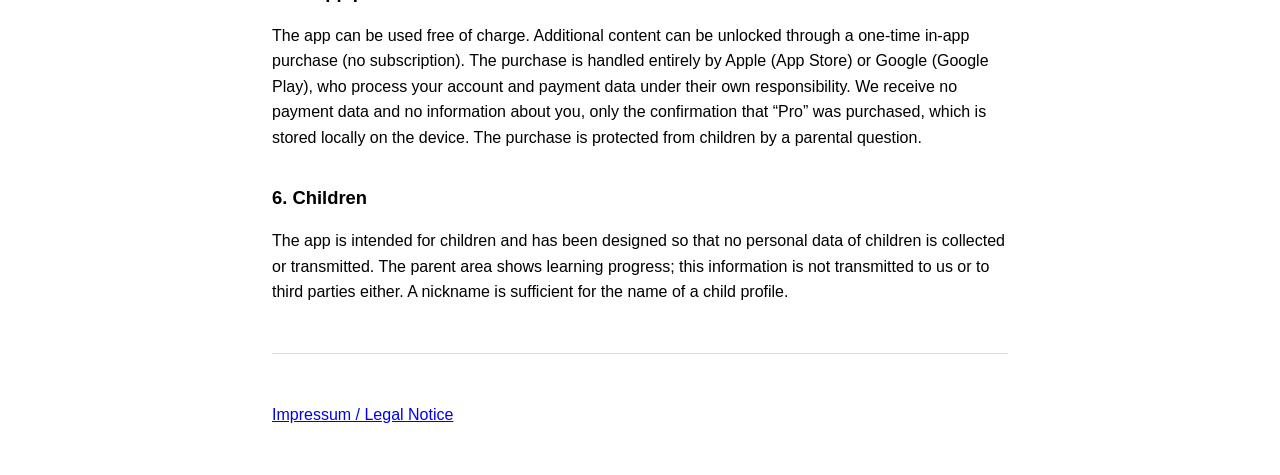
<file: datenschutz/mesare/index.html>
<!doctype html>
<html lang="de">
<head>
<meta charset="utf-8">
<meta name="viewport" content="width=device-width, initial-scale=1">
<title>Mesare – Datenschutz / Privacy</title>
<link rel="stylesheet" href="../../style.css">
</head>
<body>
<nav><a href="#de">Deutsch</a><a href="#en">English</a></nav>

<section id="de">
<h1>Datenschutzhinweise für die App „Mesare“</h1>
<p class="stand">Stand: 12. November 2026</p>
<p>Ergänzend gilt der <a href="../index.html">allgemeine Teil unserer Datenschutzerklärung</a> (Verantwortlicher, App Store und Google Play, Statistiken und Absturzberichte, Geräte-Backups, Tests, Kontakt, Ihre Rechte).</p>

<h2>1. Kurz zusammengefasst</h2>
<p>Mesare ist eine Lern-App für Kinder. <strong>Die App erhebt keine personenbezogenen Daten und überträgt keine Daten an uns oder an Dritte.</strong> Alle Eingaben werden nur auf dem Gerät gespeichert (und, falls Sie Geräte-Backups nutzen, in Ihrem eigenen Backup – siehe allgemeiner Teil, Abschnitt 5). Die Grundversion ist kostenlos; „Pro“ kann einmalig gekauft werden. Die App enthält keine Werbung, kein Tracking, keine Analyse-Dienste und erfordert kein Benutzerkonto.</p>

<h2>2. Welche Daten auf dem Gerät gespeichert werden</h2>
<p>Damit die App funktioniert, speichert sie folgende Informationen <strong>nur lokal auf dem Gerät</strong>:</p>
<ul>
  <li>Kinderprofile: ein frei wählbarer Name (ein Spitzname genügt) und ein Tier-Symbol,</li>
  <li>Lernfortschritt (z. B. erledigte Buchstaben und Zahlen, Quiz-Stufen, richtige und falsche Antworten),</li>
  <li>gesammelte Sticker und gewählte Outfits,</li>
  <li>die gewählte Sprache der App.</li>
</ul>
<p>Diese Daten werden nicht an uns oder Dritte gesendet; wir haben keinen Zugriff darauf. Rechtsgrundlage ist Art. 6 Abs. 1 lit. b bzw. lit. f DSGVO (Bereitstellung der gewünschten Funktionen). Die Daten bleiben gespeichert, bis Sie ein Profil in der App löschen oder die App deinstallieren – dabei werden sie vom Gerät vollständig entfernt. Ist ein Geräte-Backup aktiviert (iCloud bzw. Google-Sicherung), sind die Daten auch darin enthalten; dieses Backup verwalten Sie in Ihrem Konto bei Apple bzw. Google, wir haben keinen Zugriff darauf.</p>

<h2>3. Keine Internetverbindung, keine Weitergabe</h2>
<p>Die App benötigt für das Lernen keine Internetverbindung und baut keine Verbindung zu eigenen Servern oder Servern Dritter auf. Einzige Ausnahme ist der optionale In-App-Kauf, der über den App Store bzw. Google Play des Geräts läuft (siehe Abschnitt 5 unten). Es werden keine Daten an Werbenetzwerke, Analyse-Anbieter oder sonstige Dritte übermittelt. Durch die App findet keine Übermittlung von Daten an uns oder in Länder außerhalb der EU bzw. des EWR statt; für Käufe, Geräte-Backups und Absturzberichte gelten die Hinweise im allgemeinen Teil.</p>
<p>Im Einstellungsbereich gibt es – hinter der Eltern-Frage – einen Link zu dieser Datenschutzerklärung. Er öffnet Ihren Browser; dabei gelten die Hinweise zum Hosting dieser Webseite (allgemeiner Teil, Abschnitt 8).</p>
<p>Eine automatisierte Entscheidungsfindung oder ein Profiling im Sinne von Art. 22 DSGVO findet nicht statt. Der in der App angezeigte Lernfortschritt dient nur der Anzeige für Kind und Eltern und hat keine rechtlichen oder ähnlich erheblichen Auswirkungen.</p>

<h2>4. Berechtigungen</h2>
<p>Die App fordert keine Zugriffsrechte auf Kamera, Mikrofon, Standort, Kontakte, Fotos oder andere persönliche Informationen an. Unter Android enthält sie nur die Berechtigungen „Internet“, „Netzwerkstatus“ und „Google Play Billing“, die die Kauf-Funktion von Google Play für den optionalen In-App-Kauf benötigt.</p>

<h2>5. In-App-Kauf „Pro“</h2>
<p>Die App kann kostenlos genutzt werden. Zusätzliche Inhalte lassen sich durch einen einmaligen In-App-Kauf freischalten (kein Abo). Der Kauf wird vollständig von Apple (App Store) bzw. Google (Google Play) abgewickelt, die hierfür eigenverantwortlich Ihre Konto- und Zahlungsdaten verarbeiten. Wir erhalten keine Zahlungsdaten und keine Informationen über Ihre Person, sondern nur die Bestätigung, dass „Pro“ gekauft wurde; diese wird lokal auf dem Gerät gespeichert. Der Kauf ist vor Kindern durch eine Eltern-Frage geschützt.</p>

<h2>6. Kinder</h2>
<p>Die App richtet sich an Kinder und wurde bewusst so gestaltet, dass keine personenbezogenen Daten von Kindern erhoben oder übertragen werden. Der Elternbereich zeigt den Lernfortschritt an; auch diese Informationen werden nicht an uns oder Dritte übertragen. Für den Namen eines Kinderprofils genügt ein Spitzname.</p>
</section>

<hr>

<section id="en" lang="en">
<h1>Privacy information for the “Mesare” app</h1>
<p class="stand">Last updated: 12 November 2026</p>
<p>The <a href="../index.html#en">general part of our privacy policy</a> (controller, App Store and Google Play, statistics and crash reports, device backups, testing, contact, your rights) also applies.</p>

<h2>1. Summary</h2>
<p>Mesare is a learning app for children. <strong>The app does not collect any personal data and does not transmit any data to us or to third parties.</strong> All information is stored only on the device (and, if you use device backups, in your own backup – see general part, section 5). The basic version is free; “Pro” can be bought once. The app contains no advertising, no tracking, no analytics and requires no user account.</p>

<h2>2. Data stored on the device</h2>
<p>To work, the app stores the following information <strong>locally on the device only</strong>:</p>
<ul>
  <li>child profiles: a freely chosen name (a nickname is sufficient) and an animal icon,</li>
  <li>learning progress (e.g. completed letters and numbers, quiz levels, correct and incorrect answers),</li>
  <li>collected stickers and chosen outfits,</li>
  <li>the selected app language.</li>
</ul>
<p>This data is never sent to us or to third parties; we have no access to it. It remains stored until you delete a profile or uninstall the app, which removes it completely from the device. If a device backup is enabled (iCloud or Google backup), the data is also contained in it; you manage that backup in your Apple or Google account, and we have no access to it.</p>

<h2>3. No internet connection, no sharing</h2>
<p>The app does not need an internet connection for learning and does not connect to our own or third-party servers. The only exception is the optional in-app purchase, which runs through the device’s App Store or Google Play (see section 5 below). No data is shared with advertising networks, analytics providers or other third parties. The app does not transfer any data to us or to countries outside the EU/EEA; for purchases, device backups and crash reports, the general part applies.</p>
<p>The settings contain – behind the parental question – a link to this privacy policy. It opens your browser; the information on the hosting of this website applies (general part, section 8).</p>
<p>No automated decision-making or profiling within the meaning of Art. 22 GDPR takes place. The learning progress shown in the app is for display to the child and parents only.</p>

<h2>4. Permissions</h2>
<p>The app does not request access to the camera, microphone, location, contacts, photos or any other personal information. On Android it only contains the permissions “Internet”, “network state” and “Google Play Billing”, which Google Play’s purchase function needs for the optional in-app purchase.</p>

<h2>5. In-app purchase “Pro”</h2>
<p>The app can be used free of charge. Additional content can be unlocked through a one-time in-app purchase (no subscription). The purchase is handled entirely by Apple (App Store) or Google (Google Play), who process your account and payment data under their own responsibility. We receive no payment data and no information about you, only the confirmation that “Pro” was purchased, which is stored locally on the device. The purchase is protected from children by a parental question.</p>

<h2>6. Children</h2>
<p>The app is intended for children and has been designed so that no personal data of children is collected or transmitted. The parent area shows learning progress; this information is not transmitted to us or to third parties either. A nickname is sufficient for the name of a child profile.</p>
</section>
<hr>
<p><a href="../../impressum/index.html">Impressum / Legal Notice</a></p>
</body>
</html>
</file>
<file: style.css>
:root { color-scheme: light dark; }
body { font-family: -apple-system, BlinkMacSystemFont, "Segoe UI", Roboto, sans-serif; line-height: 1.6; max-width: 46rem; margin: 0 auto; padding: 2rem 1rem; }
h1 { font-size: 1.6rem; margin-bottom: .25rem; }
h2 { font-size: 1.15rem; margin-top: 2rem; }
.stand { opacity: .7; margin-top: 0; }
nav a { margin-right: 1rem; }
hr { margin: 3rem 0; border: none; border-top: 1px solid #8884; }
</file>
